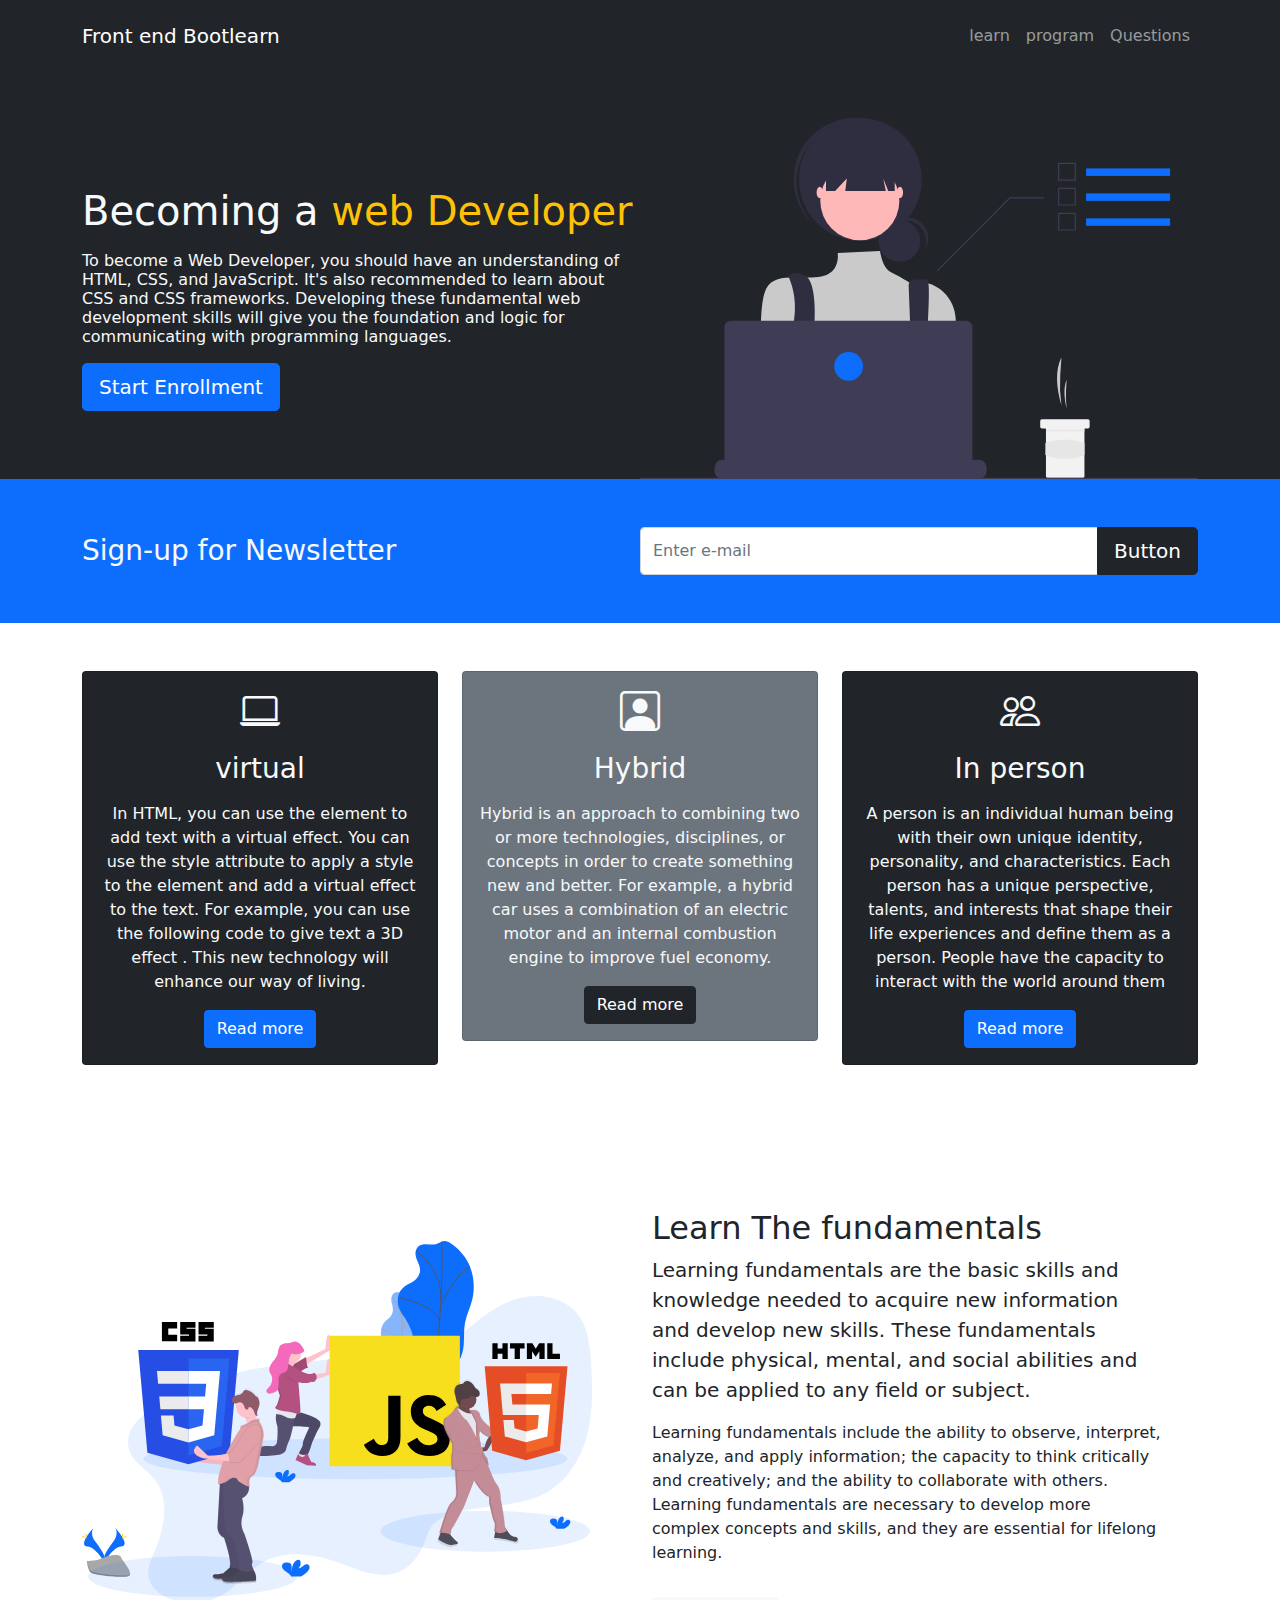
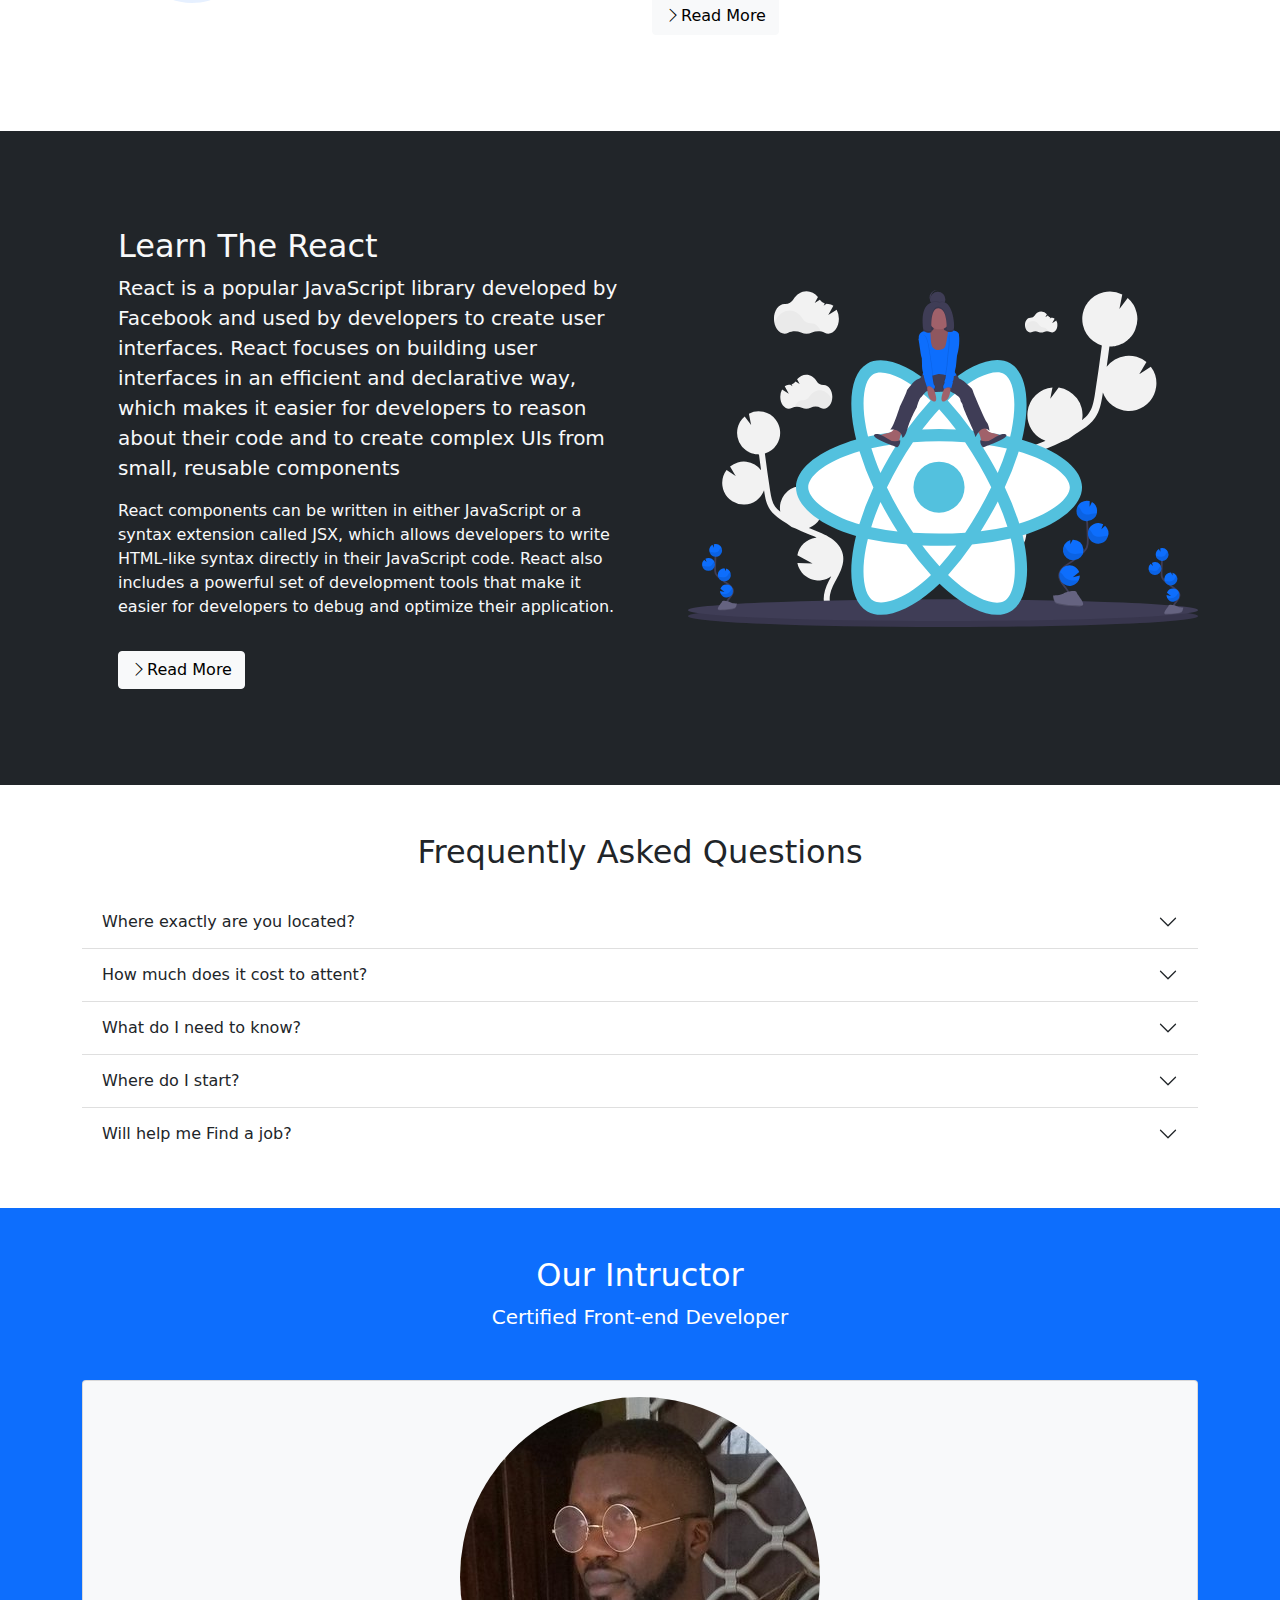
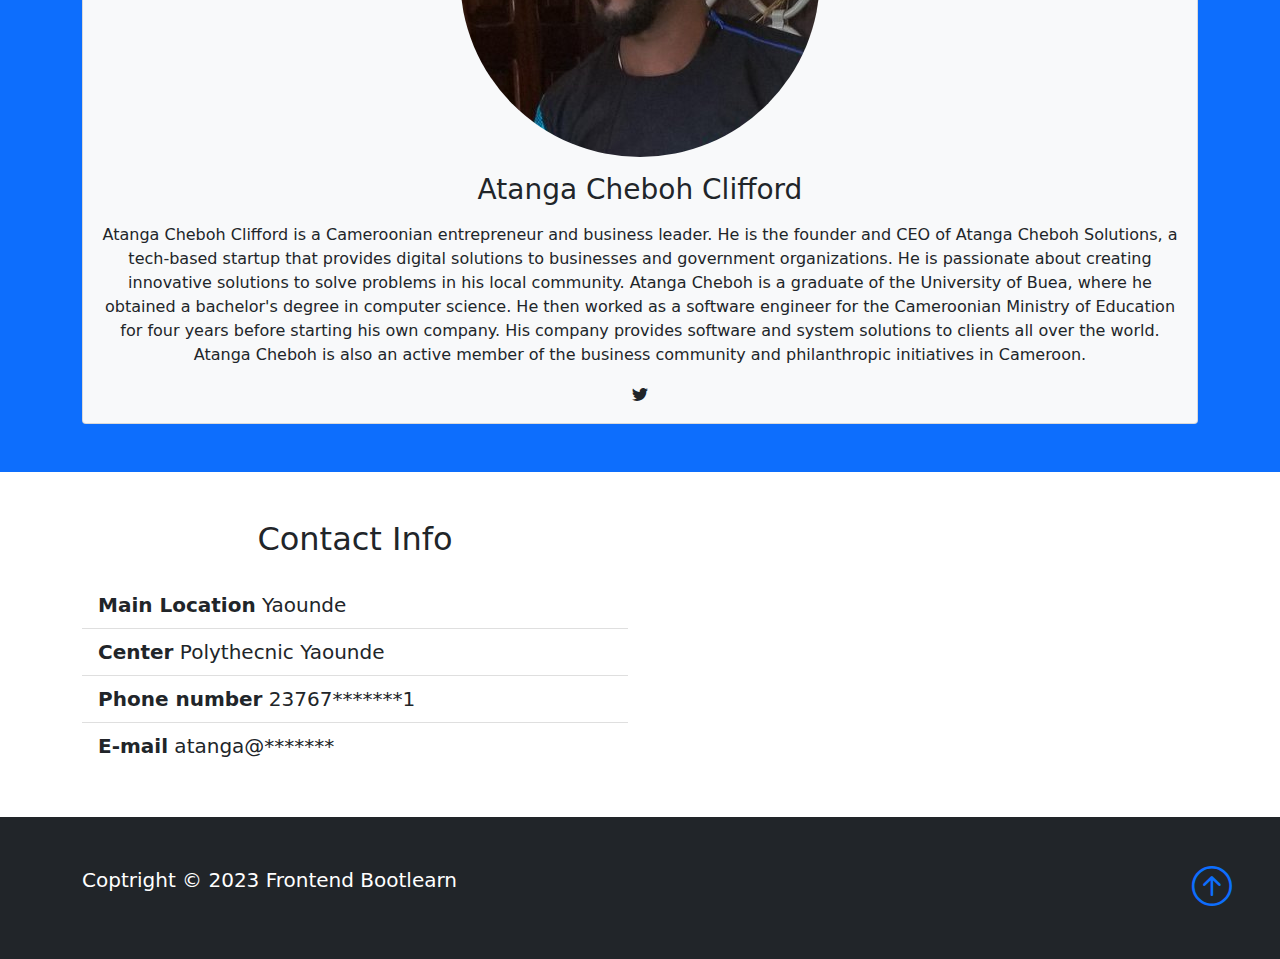
<file: bootstrap learning/index.html>
<!DOCTYPE html>
<html lang="en">
<head>
    <meta charset="UTF-8">
    <meta http-equiv="X-UA-Compatible" content="IE=edge">
    <meta name="viewport" content="width=device-width, initial-scale=1.0">
    <link rel="stylesheet" href="css/bootstrap.min.css">
<link rel="stylesheet" href="css/style.css">
<link rel="stylesheet" href="https://cdn.jsdelivr.net/npm/bootstrap-icons@1.3.0/font/bootstrap-icons.css">
<script src="js/bootstrap.bundle.js"></script>
    <title>my first bootstrap</title>
</head>
<body>
    <!-- nav bar -->
    <nav class="navbar navbar-expand-lg bg-dark navbar-dark py-3 fixed-top">
       <div class="container">
        <a href="#"class="navbar-brand"> Front end Bootlearn</a>
        <button class="navbar-toggler" type="button" 
        data-bs-toggle="collapse" data-bs-target="#navmenu" >
            <span class="navbar-toggler-icon"></span>
        </button>
        <div class="collapse navbar-collapse" id="navmenu">
            <ul class="navbar-nav ms-auto">
                <li class="nav-item">
                   <a href="#learn" class="nav-link">learn</a>
                </li>
                <li class="nav-item">
                    <a href="#items" class="nav-link">program</a>
                 </li>
                 <li class="nav-item">
                    <a href="#question" class="nav-link">Questions</a>
                 </li>
                 
            </ul>
        </div>
       </div>
    </nav>
    <!-- showcase-->
    <section class="bg-dark text-light p-md-5 p-xs-1 p-lg-0 pt-lg-5 text-center text-sm-start">
        <div class="container">
            <div class="d-sm-flex align-items-center justify-content-between">
                <div><h1>Becoming a <span class="text-warning">web Developer</span> </h1>
                    <p>
                        <h6>
                            To become a Web Developer, you should have
                            an understanding of HTML, CSS, and JavaScript. 
                            It's also recommended to learn about CSS and CSS frameworks.
                            Developing these fundamental web development skills will give 
                            you the foundation and logic for communicating 
                            with programming languages.
                        </h6>
                    </p>
                    <button  class="btn btn-primary hover-dark btn-lg" data-bs-toggle="modal" data-bs-target="#enroll" >Start Enrollment</button>
                </div>
                <img class="img-fluid w-50 d-none d-md-block" src="img/showcase.svg" alt="">
            </div>
        </div>
    </section>
    <!--News letter-->
    <section class="bg-primary text-light p-5">
        <div class="container">
            <div class="d-md-flex justify-content-between align-items-center">
                <h3 class="mb-3 mb-md-0">Sign-up for Newsletter</h3>
                <div class="input-group newstyle ">
                    <input type="text" class="form-control" placeholder="Enter e-mail" >
                    <button class="btn btn-dark btn-lg"
                     type="button">
                     Button
                    </button>
                  </div>
            </div>
        </div>
    </section>

    <!-- boxes -->

    <section class="p-md-5 p-xs-1">
        <div class="container">
            <div class="row text-center g-4">
                <div class="col-md">
                    <div class="card bg-dark text-light">
                        <div class= "card-body text-center" >
                          <div class="h1 mb-3">
                            <i class="bi bi-laptop"></i>
                          </div>  
                          <h3 class="card-title mb-3">
                            virtual
                          </h3>
                          <p class="card-text">
                                In HTML, you can use the 
                                element to add text with a virtual effect. 
                                You can use the style attribute to apply a style
                                 to the  element and add a virtual effect to
                                 the text. For example, 
                                you can use the following code to give text a 3D effect
                                . This new technology will enhance our way of living.
                          </p>
                          <a href="#" class="btn btn-primary">
                            Read more
                          </a>
                        </div>
                   </div>
                </div>
                <div class="col-md"><div class="card bg-secondary text-light">
                    <div class= "card-body text-center" >
                      <div class="h1 mb-3">
                        <i class="bi bi-person-square"></i>
                      </div>  
                      <h3 class="card-title mb-3">
                        Hybrid
                      </h3>
                      <p class="card-text">
                        Hybrid is an approach to combining two or more technologies, 
                        disciplines, or concepts in order to create something new and better.
                         For example, a hybrid car uses a combination of an 
                        electric motor and an internal combustion engine to improve fuel economy.
                      </p>
                      <a href="#" class="btn btn-dark">
                        Read more
                      </a>
                    </div>
               </div>
            </div>

                <div class="col-md"><div class="card bg-dark text-light">
                    <div class= "card-body text-center" >
                      <div class="h1 mb-3">
                        <i class="bi bi-people"></i>
                      </div>  
                      <h3 class="card-title mb-3">
                        In person
                      </h3>
                      <p class="card-text">
                        A person is an individual human being with their 
                        own unique identity, personality, and characteristics. 
                        Each person has a unique perspective, talents, and 
                        interests that shape their life experiences and define 
                        them as a person. People have the capacity to interact 
                        with the world around them
                      </p>
                      <a href="#" class="btn btn-primary">
                        Read more
                      </a>
                    </div>
               </div>
            </div>
            </div>
        </div>
    </section>
    <!-- learn Section -->

    <section id="learn" class="p-md-5 p-xs-1">
        <div class="container">
            <div class="row align-items-center justify-content-between">
                <div class="col-md">
                    <img src="img/fundamentals.svg" class="img-fluid" alt="">
                </div>
                <div class="col-md p-5">
                    <h2>Learn The fundamentals</h2>
                    <p class="lead">
                        Learning fundamentals are the basic skills and knowledge 
                        needed to acquire new information and develop new skills.
                         These fundamentals include physical, mental, and social
                         abilities and can be applied to any field or subject.
                    </p>  
                    <p>
                        Learning fundamentals include the ability to observe, 
                        interpret, analyze, and apply information; the capacity 
                        to think critically and creatively; and the ability to 
                        collaborate with others. Learning fundamentals are necessary
                         to develop more complex concepts
                         and skills, and they are essential for lifelong learning.
                    </p>
                    <a href="#" class="btn btn-light mt-3">
                        <i class="bi bi-chevron-right"></i>Read More
                    </a>
                </div>
            </div>
        </div>
    </section>

    <section id="learn" class="p-5 bg-dark text-light">
        <div class="container">
            <div class="row align-items-center justify-content-between">
                
                <div class="col-md p-md-5 p-xs-1">
                    <h2>Learn The React</h2>
                    <p class="lead">
                        React is a popular JavaScript library developed by
                         Facebook and used by developers to create user 
                         interfaces. React focuses on building user interfaces
                          in an efficient and declarative way, which makes
                           it easier for developers
                         to reason about their code and to create complex
                          UIs from small, reusable components
                    </p>  
                    <p>
                        React components can be written in either JavaScript
                         or a syntax extension called JSX, which allows developers
                          to write HTML-like syntax directly in their JavaScript code.
                           React also includes a powerful set of development 
                        tools that make it easier for developers to debug and
                         optimize their application.
                    </p>
                    <a href="#" class="btn btn-light mt-3">
                        <i class="bi bi-chevron-right"></i>Read More
                    </a>
                </div>
                <div class="col-md">
                    <img src="img/react.svg" class="img-fluid" alt="">
                </div>
            </div>
        </div>
    </section>

    <!-- Questions Accordion -->
    <section id="questons" class="p-md-5 p-xs-1">
<div class="container">
    <h2 class="text-center mb-4">
        Frequently Asked Questions
    </h2>
    <div class="accordion accordion-flush" id="Questions">
        <!-- item 1 -->
        <div class="accordion-item">
          <h2 class="accordion-header" id="flush-headingOne">
            <button class="accordion-button collapsed" type="button" data-bs-toggle="collapse" data-bs-target="#Question-one">
              Where exactly are you located?
            </button>
          </h2>
          <div id="Question-one" class="accordion-collapse collapse" aria-labelledby="flush-headingOne" data-bs-parent="#Questions">
            <div class="accordion-body">
                ChatSonic is based in California, USA. Founded in 2021 by Samanyou Garg,
                 ChatSonic is a powerful AI writing assistant that provides accurate and 
                 extremely detailed content (about 100 words) that is completely original
                  based on the given Web Search Results. [1] ChatSonic's user base has
                   grown by 10X in the last few weeks and the company is backed by 
                   Y-Combinator and a number of other reputable investors. 
            </div>
          </div>
        </div>
        <!-- item 2 -->
        <div class="accordion-item">
            <h2 class="accordion-header" id="flush-headingOne">
              <button class="accordion-button collapsed" type="button" data-bs-toggle="collapse" data-bs-target="#Question-two">
                How much does it cost to attent?
              </button>
            </h2>
            <div id="Question-two" class="accordion-collapse collapse" aria-labelledby="flush-headingOne" data-bs-parent="#Questions">
              <div class="accordion-body">
                ChatSonic provides subscription plans for individuals and businesses. For individuals,
                 the costs start at $9.99/month for a basic plan, and $19.99/month for a pro plan.
                  Business plans start at $49.99/month for the most basic plan, and $99.99/month for 
                  a more comprehensive plan that includes a dedicated customer success team.
              </div>
            </div>
          </div>
        <!-- item 3 -->
        <div class="accordion-item">
            <h2 class="accordion-header" id="flush-headingOne">
              <button class="accordion-button collapsed" type="button" data-bs-toggle="collapse" data-bs-target="#Question-three">
                What do I need to know?
              </button>
            </h2>
            <div id="Question-three" class="accordion-collapse collapse" aria-labelledby="flush-headingOne" data-bs-parent="#Questions">
              <div class="accordion-body">
                To get the most out of ChatSonic, you should have some basic knowledge 
                in the areas of web design, content creation, and digital marketing. 
                Additionally, familiarity with Markdown syntax will come in 
                handy when creating content with ChatSonic. 
              </div>
            </div>
          </div>
          <!-- item 4 -->
          <div class="accordion-item">
            <h2 class="accordion-header" id="flush-headingOne">
              <button class="accordion-button collapsed" type="button" data-bs-toggle="collapse" data-bs-target="#Question-four">
                Where do I start?
              </button>
            </h2>
            <div id="Question-four" class="accordion-collapse collapse" aria-labelledby="flush-headingOne" data-bs-parent="#Questions">
              <div class="accordion-body">
                To get started with ChatSonic, simply create an account and log in. 
                Once you are logged in, you can start creating content using the tool's 
                intuitive user interface. You can also check out the tutorials and FAQs 
                to gain a better understanding of how to use the tool and maximize your 
                content creation.
              </div>
            </div>
          </div>
          <!-- item 5 -->
          <div class="accordion-item">
            <h2 class="accordion-header" id="flush-headingOne">
              <button class="accordion-button collapsed" type="button" data-bs-toggle="collapse" data-bs-target="#Question-five">
                Will help me Find a job?
              </button>
            </h2>
            <div id="Question-five" class="accordion-collapse collapse" aria-labelledby="flush-headingOne" data-bs-parent="#Questions">
              <div class="accordion-body">
                ChatSonic has the potential to help you find a job. By using the tool to create
                 high-quality content, you can demonstrate your skills to potential employers 
                 and demonstrate your writing prowess. Additionally, you can leverage ChatSonic
                  to create content for your portfolio or to use for job applications. 
                  By showcasing the content you create with ChatSonic, you can stand out
                   from the competition and potentially increase your chances of getting your dream job.
              </div>
            </div>
          </div>
    </section>
    <!-- intructors -->
    <section class="p-md-5 p-xs-1 bg-primary" id="instructors">
        <div class="container">
        <h2 class="text-center text-white">Our Intructor</h2>
        <p class="lead text-center text-white mb-5">
            Certified Front-end Developer
        </p>
        <div class="row g-5">
            <div class="col-lg-12">
                <div class="card bg-light" >
                    <div class="card-body text-center">
                        <img src="img/cliffy.jpg" class="rounded-circle mb-3 d-none d-sm-inline-block align-items-center" alt="">
                        <h3 class="card-title mb-3"> Atanga Cheboh Clifford</h3>
                        <p class="card-text">
                            Atanga Cheboh Clifford is a Cameroonian entrepreneur and business leader. He is the founder and CEO of Atanga Cheboh Solutions, a tech-based startup that provides digital solutions to businesses and government organizations. He is passionate about creating innovative solutions to solve problems in his local community.

                            Atanga Cheboh is a graduate of the 
                            University of Buea, where he obtained a bachelor's degree in computer science. He 
                            then worked as a software engineer for the Cameroonian Ministry of Education for four years before starting his own company. His company provides software and system solutions to clients all over the world.

                            Atanga Cheboh is also an active member of the business community and philanthropic initiatives in Cameroon.
                        </p>
                        <a href="https://twitter.com/home"><i class="bi bi-twitter text-dark mx-1"></i></a>
                    </div>
                </div>
            </div>
        </div>
    </div>
    </section>

    <!-- CONTACT AND MAP -->
    <section class="p-5">
        <div class="container">
            <div class="row g-4">
                <div class="col-md">
                    <h2 class="text-center mb-4">
                      Contact Info
                    </h2>
                    <ul class="list-group list-group-flush lead">
                        <li class="list-group-item">
                            <span class="fw-bold"> Main Location</span> Yaounde 
                        </li>
                        <li class="list-group-item">
                            <span class="fw-bold"> Center</span> Polythecnic Yaounde
                        </li>
                        <li class="list-group-item">
                            <span class="fw-bold"> Phone number</span> 23767*******1 
                        </li>
                        <li class="list-group-item">
                            <span class="fw-bold"> E-mail</span> atanga@*******
                        </li>
                    </ul>
                </div>
                <div class="col-md">
                    <div class="map">
                        <iframe src="https://www.google.com/maps/embed?pb=!1m18!1m12!1m3!1d55128.34536732517!2d11.464309582123514!3d3.8545527215221735!2m3!1f0!2f0!3f0!3m2!1i1024!2i768!4f13.1!3m3!1m2!1s0x108bcfa23aace247%3A0xe07671abb10169f9!2sNational%20Advanced%20School%20of%20Engineering%2CYaounde!5e0!3m2!1sen!2scm!4v1676206061451!5m2!1sen!2scm" width="100%" height="100%" style="border:0;" allowfullscreen="" loading="lazy" referrerpolicy="no-referrer-when-downgrade"></iframe>
                    </div>
                </div>
            </div>
        </div>
    </section>
    <!-- footer -->
    <footer class="p-5 bg-dark text-white position-relative">
        <div class="container">
            <p class="lead">
                Coptright &copy; 2023 Frontend Bootlearn
            </p>
            <a href="#" class="position-absolute bottom-0 end-0 p-5">
                <i class="bi bi-arrow-up-circle h1"></i>
            </a>
        </div>
    </footer>
    <!-- Modal -->
<div class="modal fade" id="enroll" tabindex="-1" aria-labelledby="enrollLabel" aria-hidden="true">
    <div class="modal-dialog">
      <div class="modal-content">
        <div class="modal-header">
          <h5 class="modal-title" id="exampleModalLabel">Modal title</h5>
          <button type="button" class="btn-close" data-bs-dismiss="modal" aria-label="Close"></button>
        </div>
        <div class="modal-body">
          <p class="lead">
            Fill out this form and we will get back to you.
          </p>
          <form action="">
            <div class="mb-3">
                <label for="first-name" class="col-form-label">
                    First Name:
                </label>
                <input type="text" class="form-control" id="first-name">
            </div>

            <div class="mb-3">
                <label for="last-name" class="col-form-label">
                    Last Name:
                </label>
                <input type="text" class="form-control" id="last-name">
            </div>

            <div class="mb-3">
                <label for="phone-number" class="col-form-label">
                    Phone Number:
                </label>
                <input type="text" class="form-control" id="phone-number">
            </div>

            <div class="mb-3">
                <label for="e-mail" class="col-form-label">
                E-mail :
                </label>
                <input type="text" class="form-control" id="e-mail">
            </div>

          </form>
        </div>
        <div class="modal-footer">
          <button type="button" class="btn btn-secondary" data-bs-dismiss="modal">Close</button>
          <button type="button" class="btn btn-primary">Submit </button>
        </div>
      </div>
    </div>
  </div>

</body>
</html>
</file>
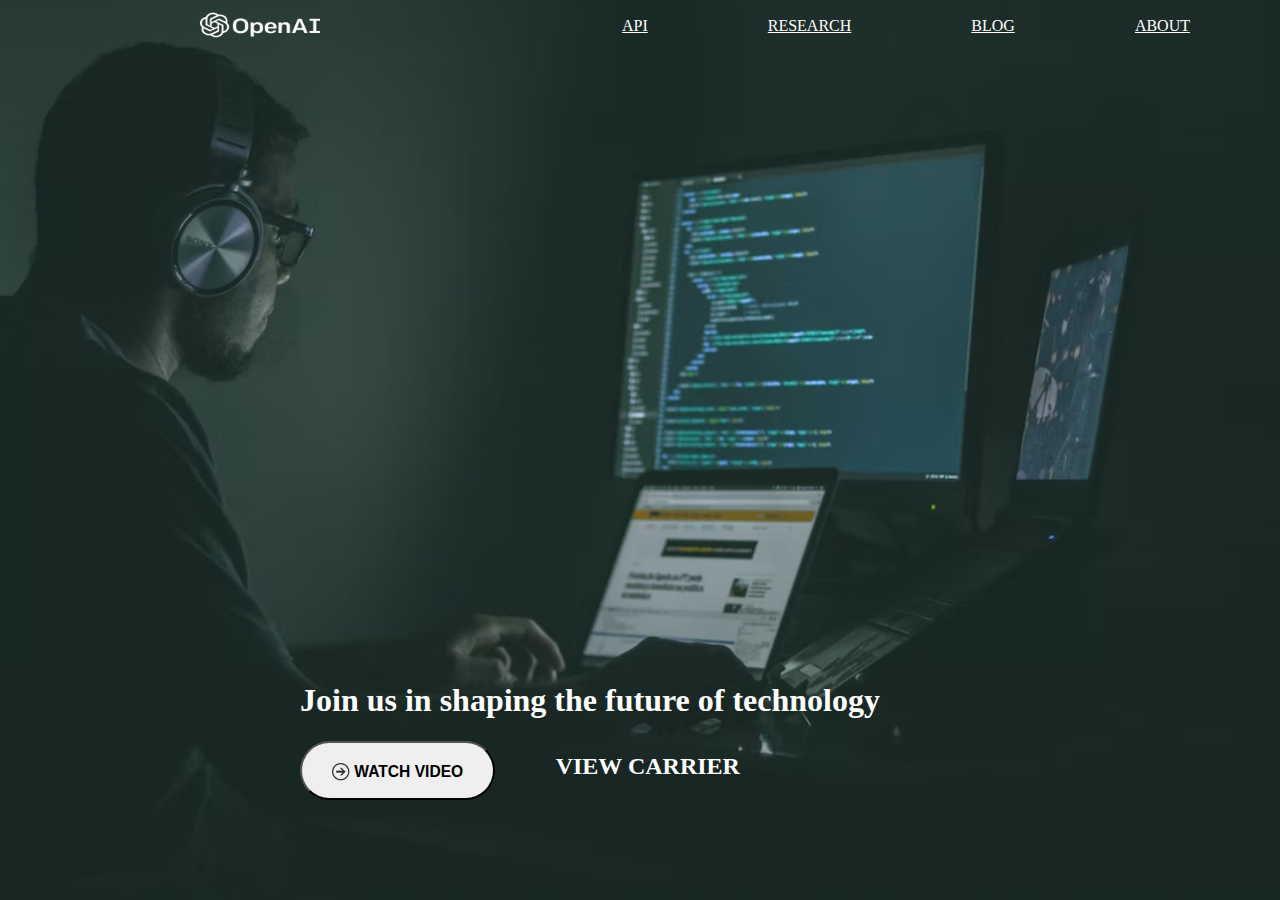
<file: wallpapper/index.html>
<!DOCTYPE html>
<html lang="en">
<head>
    <meta charset="UTF-8">
    <meta http-equiv="X-UA-Compatible" content="IE=edge">
    <meta name="viewport" content="width=device-width, initial-scale=1.0">
    <title>Document</title>
    <link rel="stylesheet" href="styles.css">
</head>
<body>
    <nav class="navigation">
        <div class="container">
        <img class="chat" src="img/chapgpt.png" alt="">
            <div class="leftside">
                <div class="menu"> <a id="link" href="#"> API</a></div>
                <div class="menu"> <a id="link" href="#"> RESEARCH</a></div>
                <div class="menu"> <a id="link" href="#"> BLOG</a></div>
                <div class="menu"> <a id="link" href="#">ABOUT</a></div>
            </div>
        </div>
    </nav>

    <div class="content">
        <h1 class="title">Join us in shaping the future of technology</h1>
        <button class="button"> <h3> <img src="img/arrow.png" class="arrow"> WATCH VIDEO  </h3> </button> <h2 class="view">VIEW CARRIER</h2>
    </div>
</body>
</html>
</file>
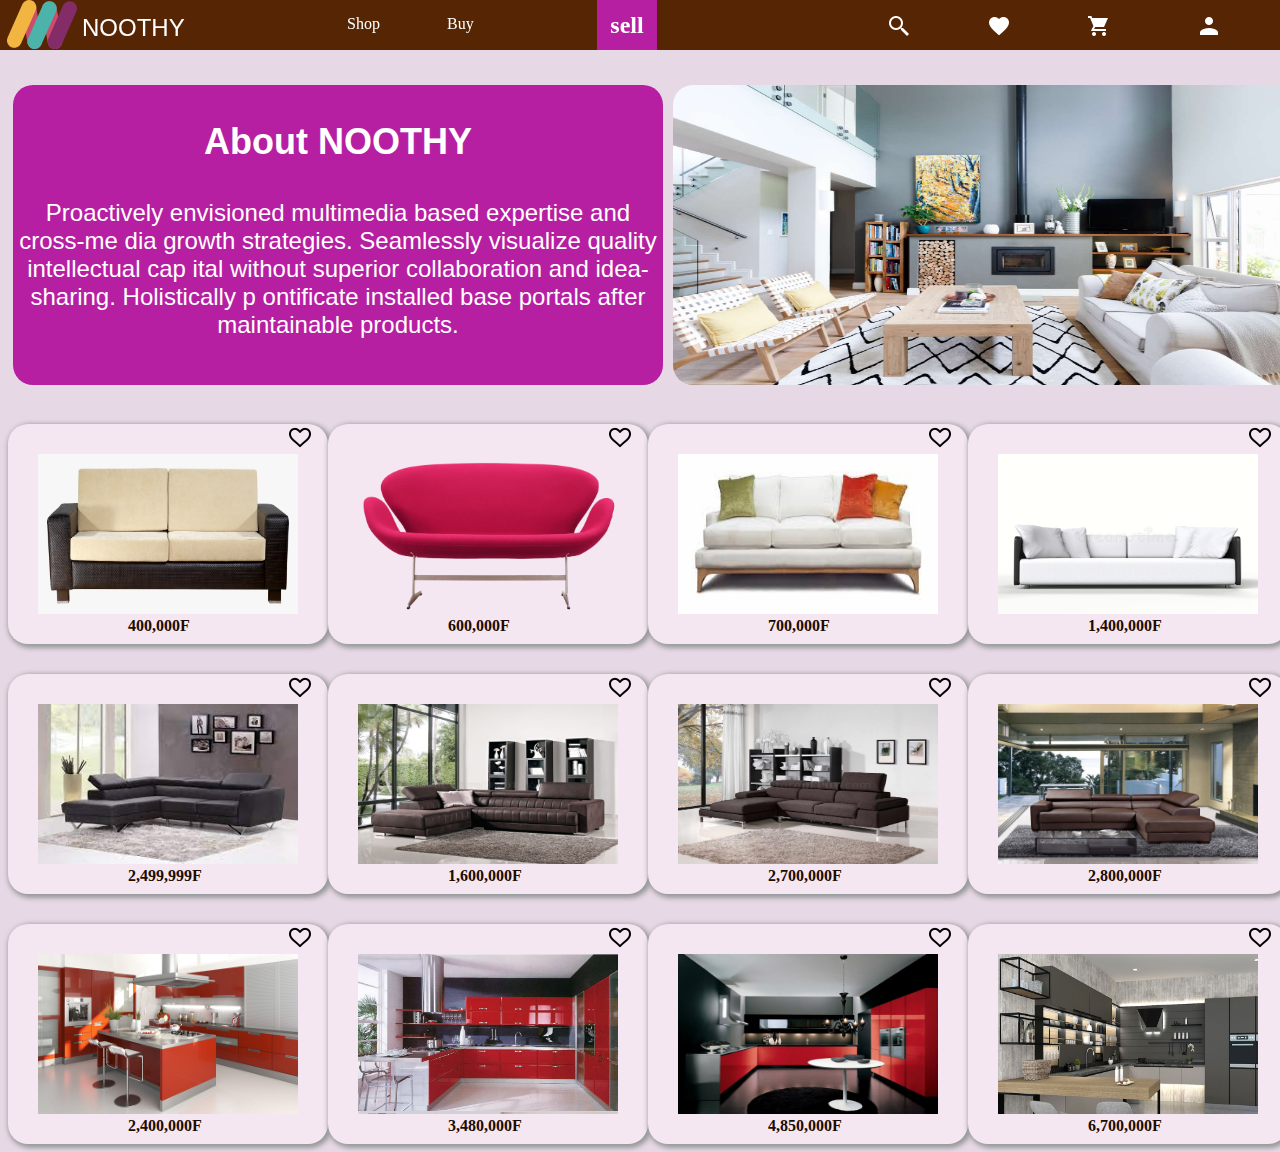
<file: FUNITURE WEDSITE/NOOTHY.html>
<!DOCTYPE html>
<html lang="en">
<head>
    <meta charset="UTF-8">
    <meta http-equiv="X-UA-Compatible" content="IE=edge">
    <meta name="viewport" content="width=device-width, initial-scale=1.0">
    <title>NOOTHY</title>
    <link rel="stylesheet" href="CSS/body.css">
    <link rel="stylesheet" href="CSS/taskbar.css">
</head>
<body>
 <div class="taskbar"> 
<div class="icon1">
    <img src="PIC/Logo-Maynooth-Option1.svg">
    <p class="noothy">NOOTHY</p>
</div>
<div class="icon2">Shop</div>
<div class="icon3">Buy</div>
<div class="icon4"><button class="sell" >sell</button></div>
<div class="icon5"><img src="PIC/icons8-search-24.png" ></div>
<div class="icon6"><img src="PIC/icons8-heart-24.png" ></div>
<div class="icon7"><img src="PIC/icons8-shopping-cart-24.png"></div>
<div class="icon8"><img src="PIC/icons8-user-24.png"></div>
 </div>
    <div class="main">
        <div class="top">
            <div class="about"><p class="header"> About NOOTHY</p>
             <p> Proactively envisioned multimedia based expertise and cross-me
                dia growth strategies. Seamlessly visualize quality intellectual cap
                ital without superior collaboration and idea-sharing. Holistically p
                ontificate installed base portals after maintainable products. </p></div>
            <div><img  class="palor" src="PIC/palor.jpg"></div>
        </div>
        <div class="furniture">
            <div class="background">
                <div class="heart1" > <img class="heart" src="PIC/icons8-heart-26.png"></div>
                <div class="price">400,000F</div>
                <img class="displayf"  src="PIC/longchair.png" >
            </div>
            <div class="background">
                <div class="heart1" > <img class="heart" src="PIC/icons8-heart-26.png"></div>
                <div class="price">600,000F</div>
                <img class="displayf" src="PIC/longchair2.png" >
            </div>
            <div class="background">
                <div class="heart1" > <img class="heart" src="PIC/icons8-heart-26.png"></div>
                <div class="price">700,000F</div>
                <img class="displayf" src="PIC/longchair3.jfif" >
            </div>
            <div class="background">
                <div class="heart1" > <img class="heart" src="PIC/icons8-heart-26.png"></div>
                <div class="price">1,400,000F</div>
                <img class="displayf" src="PIC/longchair4.jpg" >
            </div>
        </div>
        <div class="furniture">
            <div class="background">
                <div class="heart1" > <img class="heart" src="PIC/icons8-heart-26.png"></div>
                <div class="price">2,499,999F</div>
                <img class="displayf"  src="PIC/suffer.jfif" >
            </div>
            <div class="background">
                <div class="heart1" > <img class="heart" src="PIC/icons8-heart-26.png"></div>
                <div class="price">1,600,000F</div>
                <img class="displayf" src="PIC/suffer2.jpg" >
            </div>
            <div class="background">
                <div class="heart1" > <img class="heart" src="PIC/icons8-heart-26.png"></div>
                <div class="price">2,700,000F</div>
                <img class="displayf" src="PIC/suffer3.jpg" >
            </div>
            <div class="background">
                <div class="heart1" > <img class="heart" src="PIC/icons8-heart-26.png"></div>
                <div class="price">2,800,000F</div>
                <img class="displayf" src="PIC/suffer4.jpg" >
            </div>
        </div>   
        
        <div class="furniture">
            <div class="background">
                <div class="heart1" > <img class="heart" src="PIC/icons8-heart-26.png"></div>
                <div class="price">2,400,000F</div>
                <img class="displayf"  src="PIC/kichen.jpg" >
            </div>
            <div class="background">
                <div class="heart1" > <img class="heart" src="PIC/icons8-heart-26.png"></div>
                <div class="price">3,480,000F</div>
                <img class="displayf" src="PIC/kichen2.jpg" >
            </div>
            <div class="background">
                <div class="heart1" > <img class="heart" src="PIC/icons8-heart-26.png"></div>
                <div class="price">4,850,000F</div>
                <img class="displayf" src="PIC/kichen 3.jpg" >
            </div>
            <div class="background">
                <div class="heart1" > <img class="heart" src="PIC/icons8-heart-26.png"></div>
                <div class="price">6,700,000F</div>
                <img class="displayf" src="PIC/kichen4.jpg" >
            </div>
        </div>
</body>
</html>
</file>
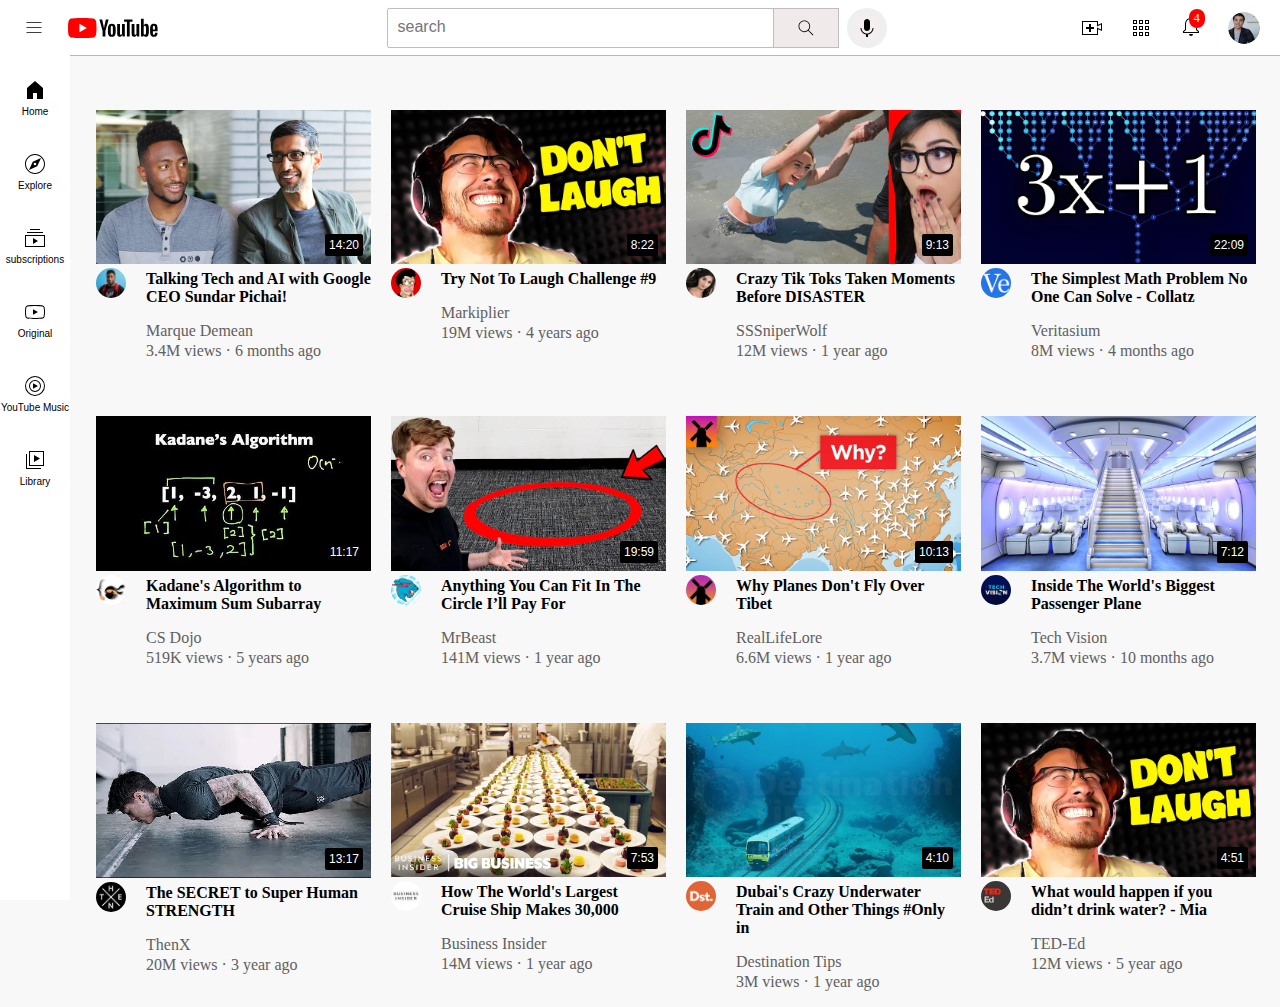
<file: yout/new youtubechannel.html>
<!DOCTYPE html>
<html lang="en">
<head>
    <meta charset="UTF-8">
    <meta http-equiv="X-UA-Compatible" content="IE=edge">
    <meta name="viewport" content="width=device-width, initial-scale=1.0">
    <title>youtube channel</title>
    <link rel="stylesheet" href="styles/header.css">
    <link rel="stylesheet" href="styles/video.css">
    <link rel="stylesheet" href="styles/general.css">
    <link rel="stylesheet" href="styles/sidebar.css" >
</head>
<body>
    <div class="header">
        <div class="left-section">
           <img  class="hambuger" src="icon/hamburger-menu.svg">
           <img class="youtube" src="icon/youtube-logo.svg">
        </div>
        <div class="middle-section">
            <input  type="text" placeholder="search" class="search-bar">
           <button class="search"><img class="search-icon" src="icon/search.svg"></button> 
            <button class="voice"><img class="voice-search-icon" src="icon/voice-search-icon.svg"></button>
        </div>
        <div class="right-section">
          <img class="load-icon" src="icon/upload.svg">
          <img class="youtube-app" src="icon/youtube-apps.svg">
          <div class="notification-button">
             <img class="notification" src="icon/notifications.svg">
            <div class="count">4</div>
         </div>
          <img class="my-channel" src="hds/my-channel.jpeg">
          
        </div>
      
    </div>
    <div class="sidebar">
        <div class="sidebar-link"> <img src="icon/home.svg"> <div> Home </div> </div>
        <div class="sidebar-link"><img src="icon/explore.svg"> 
        <div> Explore </div> </div>
        <div class="sidebar-link"><img src="icon/subscriptions.svg"> <div> subscriptions </div> </div>
        <div class="sidebar-link"> <img src="icon/originals.svg"> <div> Original </div></div>
        <div class="sidebar-link"><img src="icon/youtube-music.svg"><div> YouTube Music </div> </div>
        <div class="sidebar-link"> <img src="icon/library.svg"> <div> Library </div></div>
    </div>

    
<div class="video">
        <div >
            <div class="thumbnail">
                <img class="picture" src="hds/thumbnail-1.webp"> 
                <div class="video-time"> 14:20</div> 
            </div>
            <div class="comment">
                <div> 
                    <img class="channel" src="hds/channel-1.jpeg"> 
                </div>
                <div class="info" >
                    <p class="talk">Talking Tech and AI with Google CEO Sundar Pichai!</p>
                    <P class="author"> Marque Demean</P>
                    <p class="statistics"> 3.4M views &#183; 6 months ago</p>
                </div>
           </div>
        </div>

        <div>
            <div class="thumbnail">
                <img class="picture" src="hds/thumbnail-2.webp">
                <div class="video-time">8:22</div> 
            </div>
            
            <div class="comment">
                <div> 
                    <img class="channel" src="hds/channel-2.jpeg"> 
                </div>
                <div class="info" >
                    <p class="talk">Try Not To Laugh Challenge #9</p>
                    <P class="author">Markiplier</P>
                    <p class="statistics"> 19M views &#183; 4 years ago</p>
                </div>
         </div>
        </div>

        <div>
            <div class="thumbnail">
                <img class="picture" src="hds/thumbnail-3.webp">
                <div class="video-time">9:13</div> 
            </div>
            <div class="comment">
                <div> 
                    <img class="channel" src="hds/channel-3.jpeg"> 
                </div>
                <div class="info" >
                    <p class="talk">
                        Crazy Tik Toks Taken Moments Before DISASTER</p>
                    <P class="author"> SSSniperWolf</P>
                    <p class="statistics"> 12M views &#183; 1 year ago</p>
                </div>
         </div>
        </div>

        <div>
            <div class="thumbnail">
                <img class="picture" src="hds/thumbnail-4.webp">
                <div class="video-time">22:09</div> 
            </div>
            <div class="comment">
                <div> 
                    <img class="channel" src="hds/channel-4.jpeg"> 
                </div>
                <div class="info" >
                    <p class="talk">The Simplest Math Problem No One Can Solve - Collatz</p>
                    <P class="author"> Veritasium</P>
                    <p class="statistics"> 8M views &#183; 4 months ago</p>
                </div>
         </div>
        </div>

        <div>
            <div class="thumbnail">
                <img class="picture" src="hds/thumbnail-5.webp">
                <div class="video-time">11:17</div> 
            </div>
            <div class="comment">
                <div> 
                    <img class="channel" src="hds/channel-5.jpeg"> 
                </div>
                <div class="info" >
                    <p class="talk">
                        Kadane's Algorithm to Maximum Sum Subarray</p>
                    <P class="author"> CS Dojo</P>
                    <p class="statistics"> 519K views &#183; 5 years ago </p>
                </div>
         </div>
        </div>

        <div>
            <div class="thumbnail">
                <img class="picture" src="hds/thumbnail-6.webp">
                <div class="video-time">19:59</div> 
            </div>
            <div class="comment">
                <div> 
                    <img class="channel" src="hds/channel-6.jpeg"> 
                </div>
                <div class="info" >
                    <p class="talk">Anything You Can Fit In The Circle I’ll Pay For</p>
                    <P class="author"> MrBeast</P>
                    <p class="statistics"> 141M views &#183; 1 year ago</p>
                </div>
         </div>
        </div>

        <div>
            <div class="thumbnail">
                <img class="picture" src="hds/thumbnail-7.webp">
                <div class="video-time">10:13</div> 
            </div>
            <div class="comment">
                <div> 
                    <img class="channel" src="hds/channel-7.jpeg"> 
                </div>
                <div class="info" >
                    <p class="talk">Why Planes Don't Fly Over Tibet</p>
                    <P class="author"> RealLifeLore</P>
                    <p class="statistics"> 6.6M views &#183; 1 year ago</p>
                </div>
         </div>
        </div>

        <div>
            <div class="thumbnail">
                <img class="picture" src="hds/thumbnail-8.webp">
                <div class="video-time">7:12</div> 
            </div>
            <div class="comment">
                <div> 
                    <img class="channel" src="hds/channel-8.jpeg"> 
                </div>
                <div class="info" >
                    <p class="talk">
                        Inside The World's Biggest Passenger Plane</p>
                    <P class="author"> Tech Vision</P>
                    <p class="statistics"> 3.7M views &#183; 10 months ago</p>
                </div>
         </div>
        </div>

        <div>
            <div class="thumbnail">
                <img class="picture" src="hds/thumbnail-9.webp">
                <div class="video-time">13:17</div> 
            </div>
            <div class="comment">
                <div> 
                    <img class="channel" src="hds/channel-9.jpeg"> 
                </div>
                <div class="info" >
                    <p class="talk">The SECRET to Super Human STRENGTH</p>
                    <P class="author"> ThenX</P>
                    <p class="statistics"> 20M views &#183; 3 year ago</p>
                </div>
         </div>
        </div>

        <div>
            <div class="thumbnail">
                <img class="picture" src="hds/thumbnail-10.webp">
                <div class="video-time">7:53</div> 
            </div>
            <div class="comment">
                <div> 
                    <img class="channel" src="hds/channel-10.jpeg"> 
                </div>
                <div class="info" >
                    <p class="talk"> How The World's Largest Cruise Ship Makes 30,000</p>
                    <P class="author"> Business Insider</P>
                    <p class="statistics"> 14M views &#183; 1 year ago</p>
                </div>
         </div>
        </div>

        <div>
            <div class="thumbnail">
                <img class="picture" src="hds/thumbnail-11.webp">
                <div class="video-time">4:10</div> 
            </div>
            <div class="comment">
                <div> 
                    <img class="channel" src="hds/channel-11.jpeg"> 
                </div>
                <div class="info" >
                    <p class="talk">Dubai's Crazy Underwater Train and Other Things #Only in</p>
                    <P class="author"> Destination Tips</P>
                    <p class="statistics"> 3M views &#183; 1 year ago</p>
                </div>
         </div>
        </div>

        <div>
            <div class="thumbnail">
                <img class="picture" src="hds/thumbnail-2.webp">
                <div class="video-time">4:51</div> 
            </div>
            <div class="comment">
                <div> 
                    <img class="channel" src="hds/channel-12.jpeg"> 
                </div>
                <div class="info" >
                    <p class="talk">What would happen if you didn’t drink water? - Mia</p>
                    <P class="author"> TED-Ed</P>
                    <p class="statistics"> 12M views &#183; 5 year ago</p>
                </div>
         </div>
        </div>
</div>
</body>
</html>
</file>
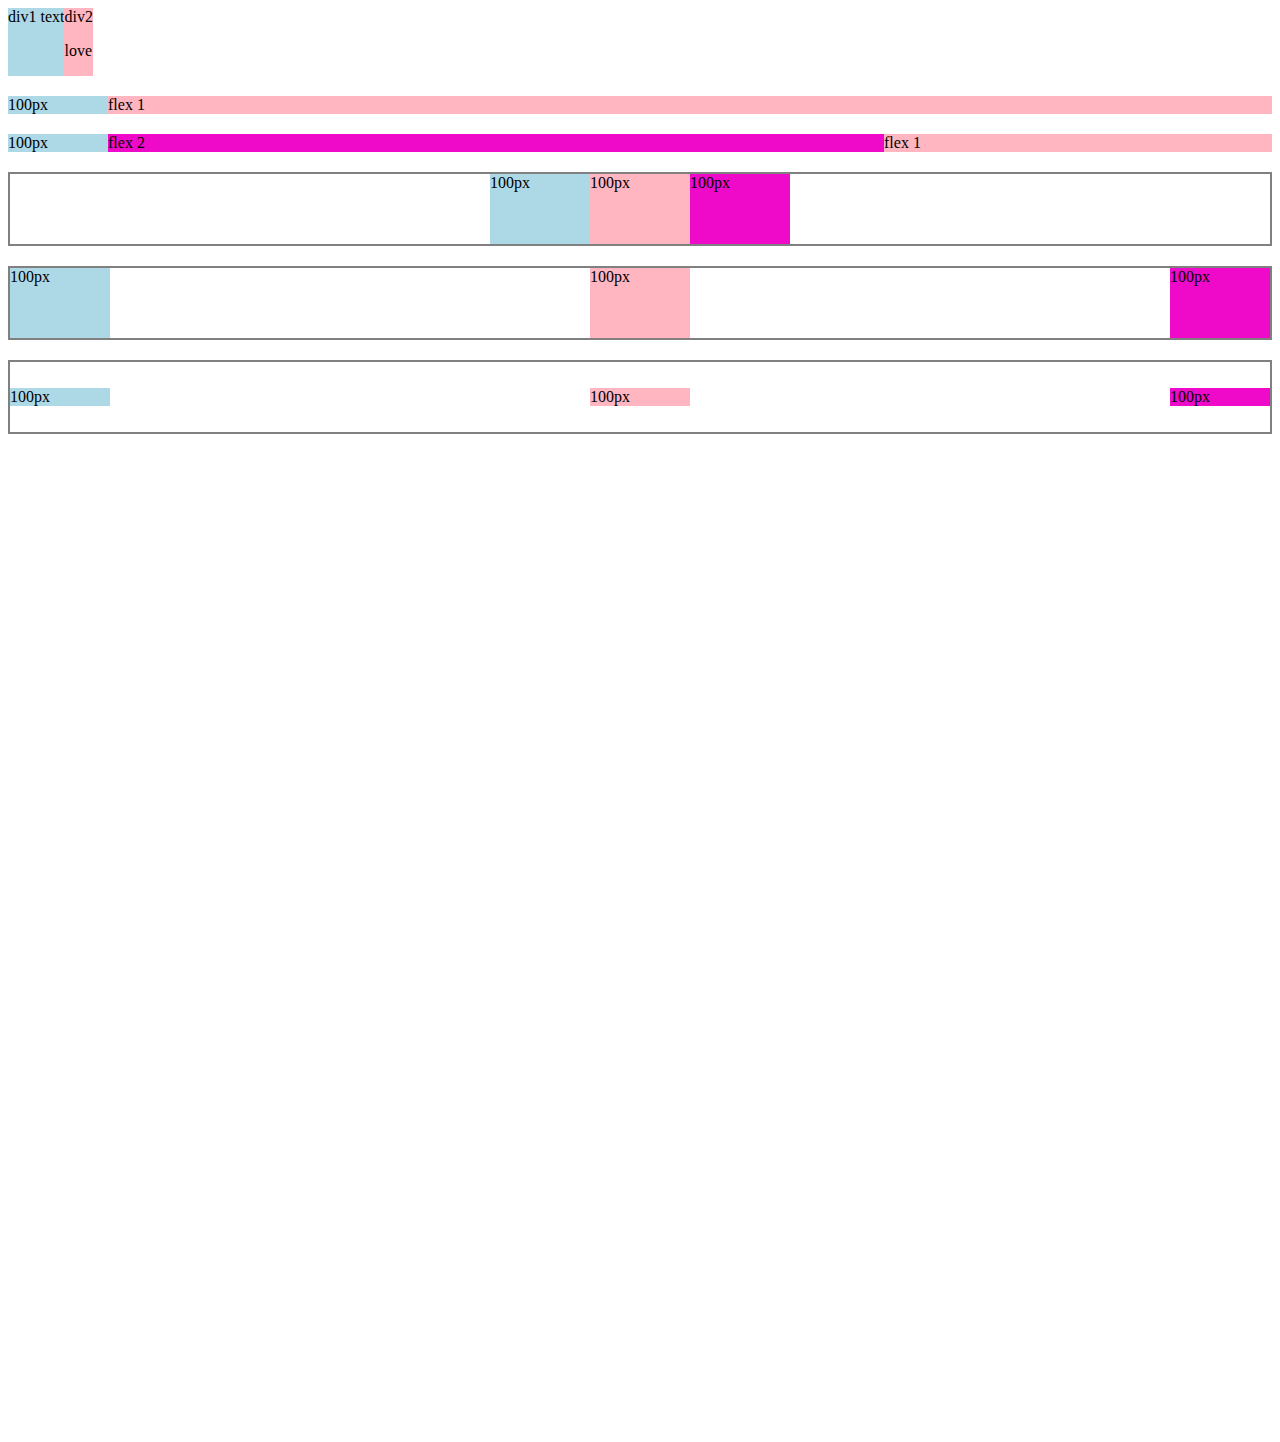
<file: yout/hds/flexbox.html>
<!DOCTYPE html>
<html lang="en">
<head>
    <meta charset="UTF-8">
    <meta http-equiv="X-UA-Compatible" content="IE=edge">
    <meta name="viewport" content="width=device-width, initial-scale=1.0">
    <title>flexbox practice</title>
</head>
<body style="padding-bottom: 1000px;">
    <div style="
    display:flex;
    flex-direction:row ">

        <div style="background-color:lightblue "> div1 text</div>
        <div style="background-color: lightpink ">div2 <p> love</p></div>

    </div>

    <div style="
    display:flex;
    flex-direction:row ;
    margin-top:20px;">

        <div style="background-color:lightblue ;
        width:100px;"> 100px</div>
        <div style="background-color: lightpink;
        flex: 1 "> flex 1</div>

    </div>

    <div style="
    display:flex;
    flex-direction:row ;
    margin-top:20px;">

        <div style="background-color:lightblue ;
        width:100px;"> 100px</div>
        
         <div style="background-color:rgb(238, 10, 200) ;
         width:100px;
         flex: 2;"> flex 2</div>
         <div style="background-color: lightpink;
         flex: 1 "> flex 1</div>

    </div>
    <div style="
    display:flex;
    flex-direction:row ;
    margin-top:20px;
    height:70px;
    border-style: solid ;
    border-width: 2px;
    border-color: gray;
    justify-content: center;">

        <div style="background-color:lightblue ;
        width:100px;"> 100px</div>
         
         <div style="background-color: lightpink;
         width: 100px; "> 100px</div>
        <div style="background-color:rgb(238, 10, 200) ;
        width:100px;"> 100px</div>
    </div>

    <div style="
    display:flex;
    flex-direction:row ;
    margin-top:20px;
    height:70px;
    border-style: solid ;
    border-width: 2px;
    border-color: gray;
    justify-content: space-between;">

        <div style="background-color:lightblue ;
        width:100px;"> 100px</div>
         
         <div style="background-color: lightpink;
         width: 100px; "> 100px</div>
        <div style="background-color:rgb(238, 10, 200) ;
        width:100px;"> 100px</div>
    </div>

    <div style="
    display:flex;
    flex-direction:row ;
    margin-top:20px;
    height:70px;
    border-style: solid ;
    border-width: 2px;
    border-color: gray;
    justify-content: space-between;
    align-items:center ;">

        <div style="background-color:lightblue ;
        width:100px;"> 100px</div>
         
         <div style="background-color: lightpink;
         width: 100px; "> 100px</div>
        <div style="background-color:rgb(238, 10, 200) ;
        width:100px;"> 100px</div>
    </div>
</body>
</html>
</file>
<file: bootstrap learning/css/style.css>
body::before{
    display: block;
    content:'';
    height: 70px;
}

.map{
    width: 100%;
    height: 100%;
    border-radius: 10px;;
}

@media(min-width:768px) {
    .newstyle{
        width:50%;
    }
    
}
</file>
<file: wallpapper/styles.css>
body{
    color: white;
    padding:0;
    margin:0
    
}

html { 
    background: url(img/pic1.jpg) no-repeat center center fixed; 
    -webkit-background-size: cover;
    -moz-background-size: cover;
    -o-background-size: cover;
    background-size: cover;
  }

.container{
    display: flex;
    flex-direction:row;
    background-color: rgba(3, 3, 3, 0);
    
    height: 50px;
    position: relative;
    right: 0;
    
}

.leftside{
    position: relative;
    display: flex;
    flex-direction: row;
    right: 0;
    position:absolute;
    padding-left: 30px;
    padding-right: 30px;
    bottom: 15px;



}
.menu{
    padding-left: 60px;
    padding-right: 60px;
    color:white;

}

#link{
 color: white;   
}

.chat{
    width: 120px;
    height:100px;
    filter: invert(100%) sepia(0%) saturate(0%) hue-rotate(121deg) brightness(106%) contrast(102%);
    position: absolute;
    left:200px;
    top: -25px;
}
.content{
    position: absolute;
    bottom: 100px;
    padding-left: 300px;
}
h3{
    padding: 0;
}
.button{
    padding-left: 30px;
    padding-right: 30px;
    border-radius: 30px;
}
.arrow{
    position: relative;
    top:4px;
    width: 18px;
}
.view{
    position:absolute;
    right: 140px;
    bottom:0;

}
</file>
<file: FUNITURE WEDSITE/CSS/body.css>
body{
    background-color:rgb(231, 216, 229);
    margin-top:0;
    padding: 0;
}
.main{
    margin-top0px;
}
.top{
    display:grid;
    grid-template-columns: 1fr 1fr;
    margin-top: 80px;

}
p{
    text-align: center;
    font-size: 24px;
font-family:Arial, Helvetica, sans-serif;

}
.header{
    text-align: justify;
  text-align-last: center;
  display: inline-blocks;
  font-size: 36px;
  font-weight: bold;
  font
}

.palor{
    width: 650px;
    height: 300px;
    border-radius: 20px;
    margin: 5px;
}
.about{
    width: 650px;
    height: 300px;
    background-color:#b61fa2;
    border-radius: 20px;
    margin: 5px;
    color: white;
}
.furniture{
    display: grid;
    grid-template-columns: 1fr 1fr 1fr 1fr;
    margin-top:30px;
}
.background{
    width: 320px;
    height: 220px;
    background-color:rgb(245, 231, 242);
    border-radius: 20px;
    position: relative;
box-shadow:2px 2px 5px 2px rgb(151, 153, 153); 
}
.displayf{
    width: 260px;
    height:160px;
position: absolute;
right:30px;
top:30px;
}

.heart{
    position:absolute;
    right:15px;
}
.heart:hover,.heart:active{
    filter: invert(29%) sepia(12%) saturate(2230%) hue-rotate(66deg) brightness(92%) contrast(87%);
}
.price{
position:absolute;
bottom: 9px;
left:120px;
font-weight: bold;
color:rgb(27, 12, 1)
}
</file>
<file: FUNITURE WEDSITE/CSS/taskbar.css>
.taskbar{
    display:flex;
    width: 2000px;
    height: 50px;
    background-color: #552302fd;
    flex-direction: row;
    position:fixed;
    z-index: 100;
    margin-top:0;
    top:0;
    left:-3px;
}

.icon1{
    width: 70px;
    height: 50px;
    position: absolute;
    left:10px;
}

.noothy{
    position: absolute;
  color: white;  
  top: -10px;
  left: 75px;
font-weight: 70;
font-style: bold;
}

.icon2{
    position: absolute;
    color: white;  
    top: 15px;
    left: 350px;
  font-weight: 70;
  font-style: bold;
  cursor: pointer;
}
.icon3{
    position: absolute;
    color: white;  
    top: 15px;
    left: 450px;
  font-weight: 70;
  font-style: bold;
  cursor: pointer;
}

.icon4{
    position: absolute;
    color: white;  
    top: 0px;
    left: 600px;
  font-weight: 70;
  font-style: bold;
  cursor: pointer;
}

.sell{
  height: 50px;  
  width:60px;
  background-color:#b61fa2;
  border-style: none;
  color: white;
  font-size: 24px;
  font-weight: bold;
  font-family: 'Times New Roman', Times, serif;
    }

    .sell:hover,.sell:active{
        color: palevioletred;
        background-color: aquamarine;
    }

    .icon5{
        position: absolute;
        color: white;  
        top: 14px;
        left: 890px;
      font-weight: 70;
      font-style: bold;
      cursor: pointer;
      height: 50px;
      width: 50px;
      filter: invert(100%) sepia(100%) saturate(0%) hue-rotate(288deg) brightness(102%) contrast(102%);
    }
    
    .icon6{
        position: absolute;
        color: white;  
        top: 14px;
        left: 990px;
      font-weight: 70;
      font-style: bold;
      cursor: pointer;
      height: 50px;
      width: 50px;
      filter: invert(100%) sepia(100%) saturate(0%) hue-rotate(288deg) brightness(102%) contrast(102%);
    }

    .icon7{
        position: absolute;
        color: white;  
        top: 14px;
        left: 1090px;
      font-weight: 70;
      font-style: bold;
      cursor: pointer;
      height: 50px;
      width: 50px;
      filter: invert(100%) sepia(100%) saturate(0%) hue-rotate(288deg) brightness(102%) contrast(102%);
    }
    
    .icon8{
        position: absolute;
        color: white;  
        top: 14px;
        left: 1200px;
      font-weight: 70;
      font-style: bold;
      cursor: pointer;
      height: 50px;
      width: 50px;
      filter: invert(100%) sepia(100%) saturate(0%) hue-rotate(288deg) brightness(102%) contrast(102%);
    }
</file>
<file: yout/styles/header.css>
.header{
    height: 55px;
    display: flex;
    flex-direction: row;
    justify-content: space-between;
    position: fixed;
    top:0;
    left: 0;
right:0;
background-color: white;
border-bottom-width: 1px;
border-bottom-style: solid;
border-bottom-color: rgb(185, 182, 182);
z-index: 100;
}
 .left-section{
    align-items: center;
    display: flex;
 }
 .hambuger{
   height: 20px;
   margin-left:24px ;
   margin-right:24px ;
    }
    .youtube{
   height: 20px;
    }
 .middle-section{
     
    flex: 1;
    margin-left:70px;
    margin-right:35px;
    max-width: 500px;
    display: flex;
    align-items: center;
 }
 .search{
   height: 40px;
   width:66px ;
   background-color: rgb(240, 234, 234);
   border-width: 1px;
   border-style: solid;
   border-color: rgb(194, 189, 189) ;
   margin-left: -1px;
   margin-right: 8px;
   position: relative;
 }
 .voice{
   height:40px;
   width: 40px;
   border-radius: 20px;
   border: none;
   }
   .voice-search-icon{
      height: 24px;
      margin-top: 4px;
      background-color:rgb(245, 238, 238);
   }
.search-bar{
   flex:1;
   height: 36px;
   padding-left: 10px;
   border-width : 1px;
   border-style: solid;
   border-color:rgb(194, 189, 189) ;
   border-radius: 2px;
   box-shadow: inset 1px 1px px rgb(80, 80, 80);
width:0;
}
 
.search-bar::placeholder{
   font-family:roboto,Arial ;
   font-size: 16px;
}
.search-icon{
   height:20px;
   margin-top: 4px;
}

 .right-section{
width: 180px; 
margin-right: 20px;
display: flex;
align-items: center;
justify-content: space-between;
flex-shrink: 0;

 }
 
 .load-icon{
   height:24px;

 }
 .youtube-app{
   height:24px;

 }

 .notification{
   height:24px;
 }

 .my-channel{
   height:32px;
   border-radius: 16px;
 }
</file>
<file: yout/styles/video.css>
.video{
margin-top: 30px;
        display:grid;
        grid-template-columns: 1fr 1fr 1fr 1fr;
        column-gap: 20px;
        row-gap: 40px;
}
 @media (max-width:1000px) {.video{grid-template-columns: 1fr 1fr 1fr}}
 @media (max-width:750px) {.video{grid-template-columns: 1fr 1fr }}
 @media (max-width:500px) {.video{grid-template-columns: 1fr}}
 .thumbnail{
        position:relative
}
.picture{
width: 100%;
}
.channel{
border-radius: 100px;
width: 30px;
}
.comment{
display: grid;
grid-template-columns: 30px 2fr;
column-gap: 20px;
row-gap: 40px;

}
.talk{
vertical-align: top;
margin-block-start: 2px;
font-weight:bold;

}
.author{
color: rgb(96, 96, 96);
margin-block-end: 2px;
}
.statistics{
margin-block-start:2px;
color: rgb(96, 96, 96);
}
.video-time{
        font-family: roboto,arial;
        font-size: 12px;
        border-radius: 2px;
        background-color: black;
        color:white;
        position:absolute;
        right:8px;
        bottom:12px;
        padding: 4px;

}
.notification-button{
        position:relative;
}

.count{
        position:absolute;
        background-color:red;
        color:white;
        top:-5px;
        right:-2px;
        padding-left: 5px;
        padding-right:5px;
        padding-top:2px;
        padding-bottom: 2px;
        border-radius: 10px; 
        font-size:12px ;
}
</file>
<file: yout/styles/general.css>
.p{
    font-family: Roboto, Arial, sans-serif;
    margin-top: 0;
    margin-bottom: 0;
}
body{
    margin:0;
    padding-top: 80px;
    padding-left: 96px;
    padding-right: 24px;
    background-color: rgb(248, 248, 248);
}
</file>
<file: yout/styles/sidebar.css>
.sidebar{
position: fixed;
color: white;
background-color: rgb(255, 255, 255);
left: 0;
bottom: 0;
top:55px;
width: 70px;
z-index: 200;
padding-top: 5px;
}
.sidebar-link{
    height:74px;
    display: flex;
    justify-content: center;
    align-items: center;
    flex-direction: column ;
    cursor: pointer;
}
.sidebar-link:hover {
    background-color: rgb(233, 230, 230);
}
.sidebar-link img{
    height: 24px;
    margin-bottom: 4px;

}
.sidebar-link div {
    color: black;
    font-family: roboto, arial;
    font-size:  10px; 
    
}
</file>
